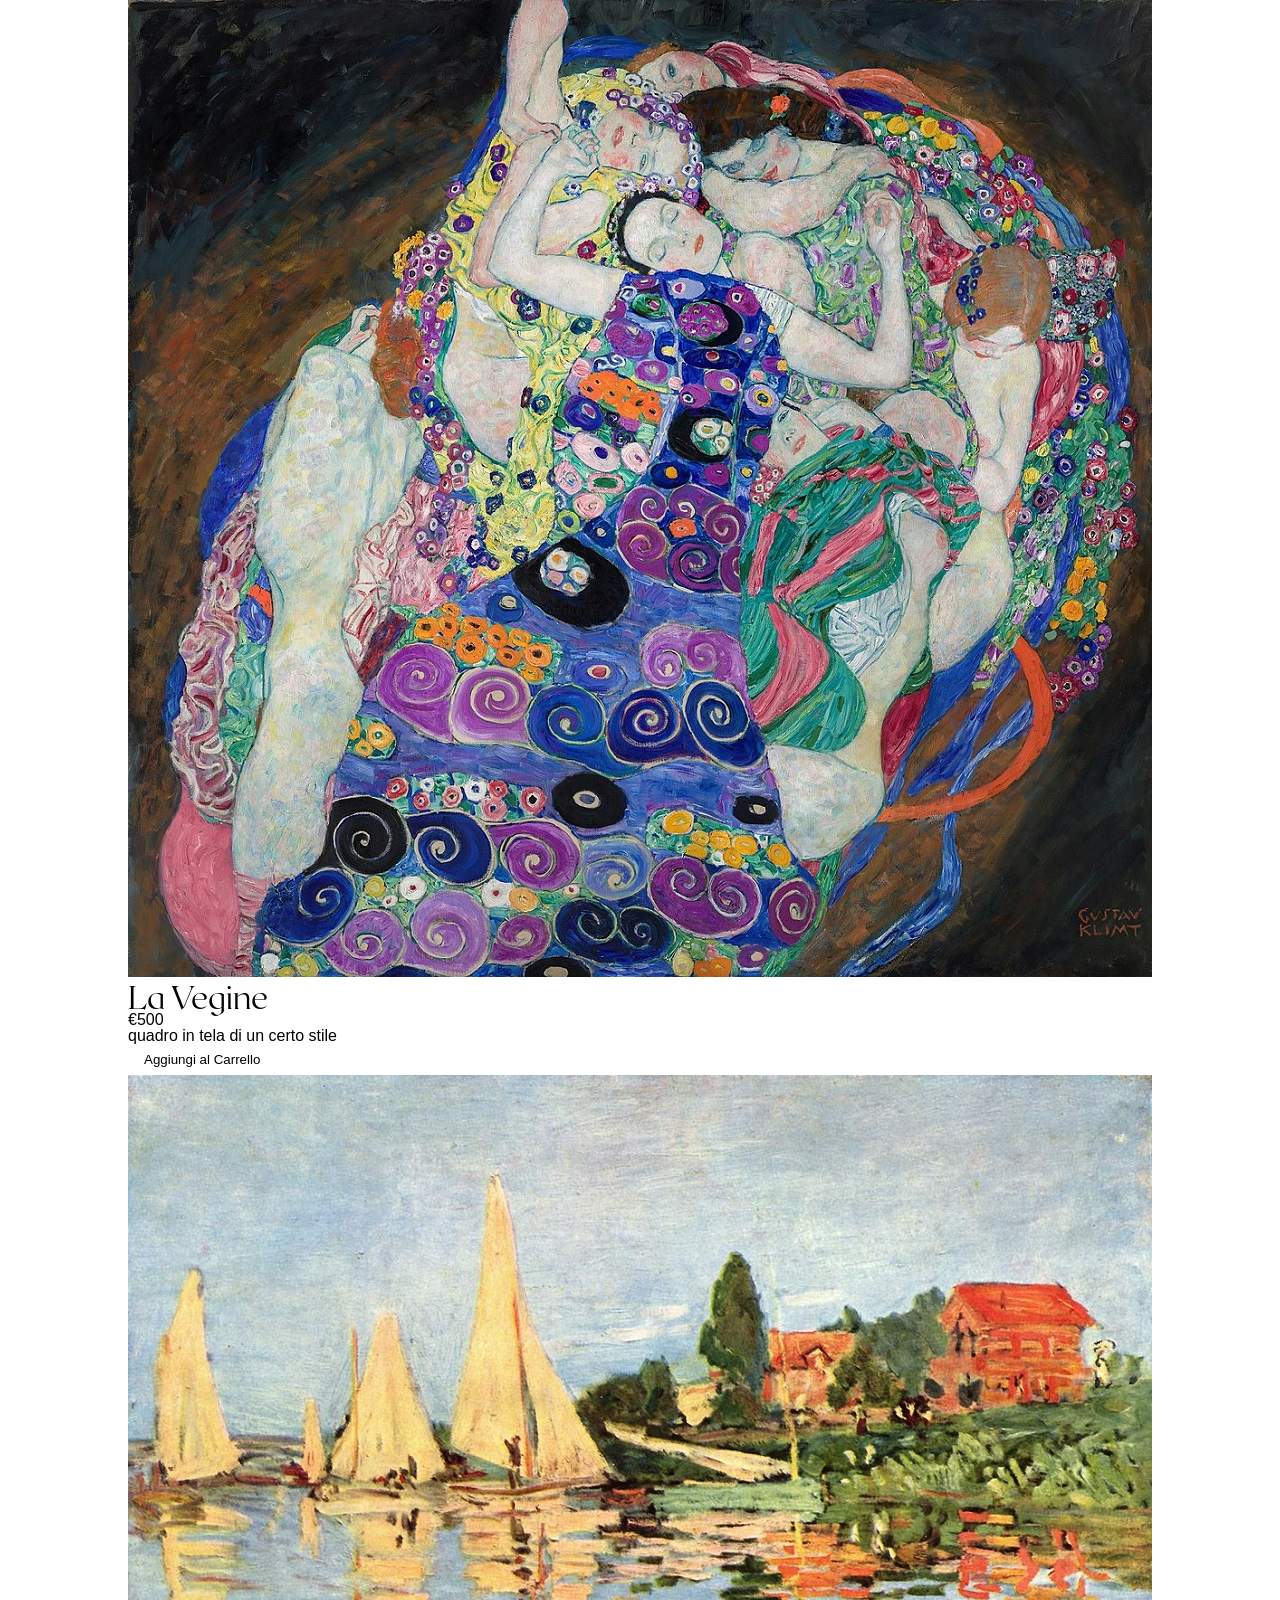
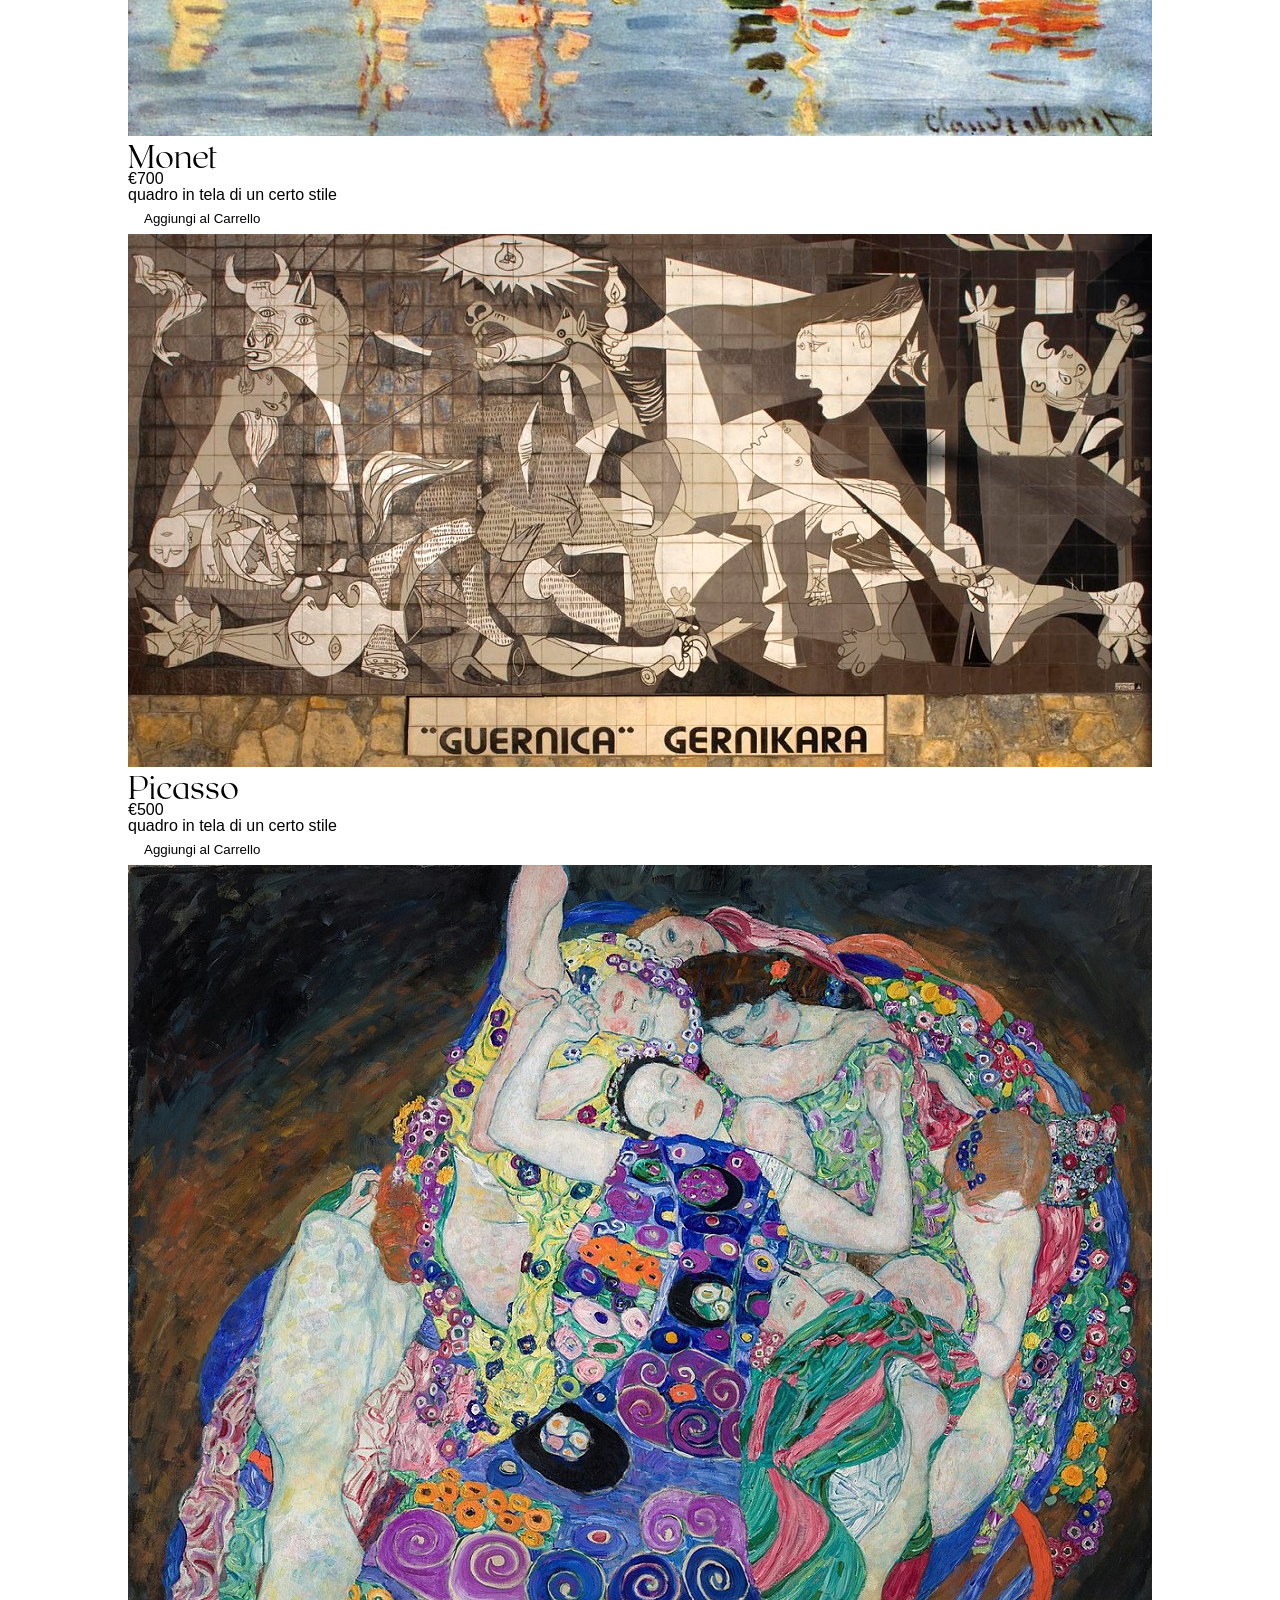
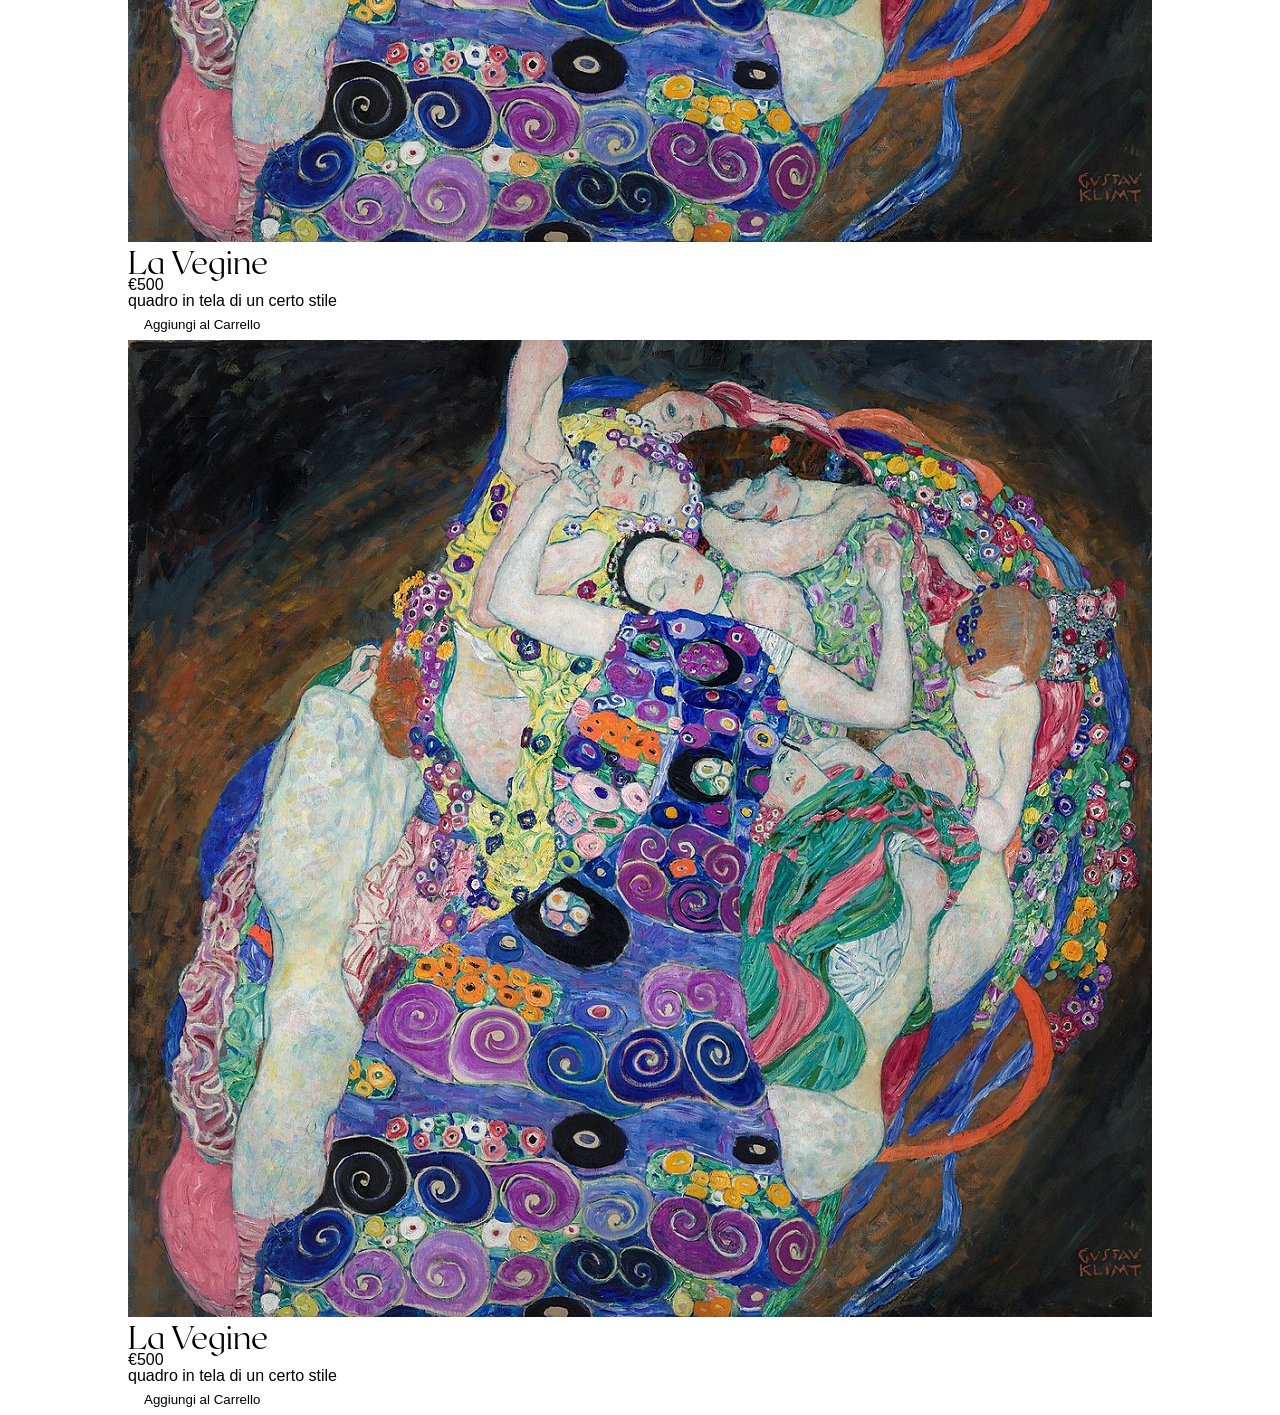
<file: pagina prodotti.html>
<!DOCTYPE html>
<html lang="ita">
<head>
    <meta charset="UTF-8">
    <meta name="viewport" content="width=device-width, initial-scale=1.0">
    <title>Document</title>
    <link rel="stylesheet" href="./css/style.css">
</head>
<body>
    <div class="card">
        <img src="./img/Gustav_Klimt_La_Vergine.jpg" alt="lA VERGINE" style="width:100%" class="la-vergine">
        <h1>La Vegine</h1>
        <p class="price">€500</p>
        <p>quadro in tela di un certo stile</p>
        <p><button>Aggiungi al Carrello</button></p>
    </div>
    <div class="card">
        <img src="./img/Claude_Monet_Regate_ad_Argenteuil.jpg" alt="monetE" style="width:100%" class="monet">
        <h1>Monet</h1>
        <p class="price">€700</p>
        <p>quadro in tela di un certo stile</p>
        <p><button>Aggiungi al Carrello</button></p>
    </div>
    <div class="card">
        <img src="./img/Pablo_Picasso_Guernica.jpg" alt="Picasso" style="width:100%" class="picasso">
        <h1>Picasso</h1>
        <p class="price">€500</p>
        <p>quadro in tela di un certo stile</p>
        <p><button>Aggiungi al Carrello</button></p>
    </div>
    <div class="card">
        <img src="./img/Gustav_Klimt_La_Vergine.jpg" alt="lA VERGINE" style="width:100%" class="la-vergine">
        <h1>La Vegine</h1>
        <p class="price">€500</p>
        <p>quadro in tela di un certo stile</p>
        <p><button>Aggiungi al Carrello</button></p>
    </div>
    <div class="card">
        <img src="./img/Gustav_Klimt_La_Vergine.jpg" alt="lA VERGINE" style="width:100%" class="la-vergine">
        <h1>La Vegine</h1>
        <p class="price">€500</p>
        <p>quadro in tela di un certo stile</p>
        <p><button>Aggiungi al Carrello</button></p>
    </div>
    </body>
</html>
</file>
<file: css/style.css>
/* ----- RESET CSS: serve per rimuovere gli sili di default che sono diversi
per ogni browser https://en.wikipedia.org/wiki/Reset_style_sheet ---------- */
html, body, div, span, applet, object, iframe, h1, h2, h3, h4, h5, h6, p,
blockquote, pre, a, abbr, acronym, address, big, cite, code, del, dfn,
em, font, img, ins, kbd, q, s, samp, small, strike, strong, sub, sup,
tt, var, dl, dt, dd, ol, ul, li, fieldset, form, label, legend, table,
caption, tbody, tfoot, thead,tr, th, td {
    margin: 0;
    padding: 0;
    border: 0;
    outline: 0;
    font-weight: inherit;
    font-style: inherit;
    font-size: 100%;
    font-family: inherit;
    vertical-align: baseline;
}
:focus {
    outline: 0;
}
body {
    line-height: 1;
    color: black;
    background: white;
}
ol,
ul {
    list-style: none;
}
table {
    border-collapse: separate;
    border-spacing: 0;
}
caption,
th,
td {
    text-align: left;
    font-weight: normal;
}
blockquote:before,
blockquote:after,
q:before,
q:after {
    content: "";
}
blockquote,
q {
    quotes: "" "";
}
/* ------- ACCESSIBILITA' ------- */
    :focus {
    /* offset-x | offset-y | blur-radius | spread-radius | color */
    box-shadow: 0 0 0 3px rgba(21, 156, 228, 0.4);
}
/* --------- FORMATTAZIONE TESTO --------- */
@font-face {
    font-family: "roxborough";
    src: url("fonts/roxborough.eot");
    src: url("fonts/roxborough.eot?#iefix") format("embedded-opentype"), url("fonts/roxborough.woff2") format("woff2"),
        url("fonts/roxborough.woff") format("woff"), url("fonts/roxborough.ttf") format("truetype"),
        url("fonts/roxborough.svg#") format("svg");
    font-weight: 100;
    font-style: normal;
}
body {
    font-family: "Montserrat", Arial, Helvetica, sans-serif;
}
h1, h2, h3, .domanda legend, blockquote {
    font-family: "roxborough", serif;
}
h1 span {
    display: block;
    font-family: "Montserrat", Arial, Helvetica, sans-serif;
    font-size: 1rem;
    padding-top: 0.5rem;
}
/* usiamo i rem invece che gli em in modo che le misure siano sempre relative al
font-size del body e non a quello dell'elemento genitore */
h1 {
    font-size: 2rem;
}
h2 {
    font-size: 1.5rem;
    margin-top: 2rem;
}
h3 {
    font-size: 1.3rem;
}
.text-right {
    text-align: right;
}
.text-center {
    text-align: center;
}
.text-bold {
    font-weight: bold;
}
blockquote {
    font-size: 2.3rem;
    width: 60%;
    margin: 3rem auto 0.5rem auto;
    padding: 2rem;
}
.autore-citazione {
    width: 60%;
    margin: 0.5rem auto;
    padding: 0 2rem;
}
/* ----------- COLORI ------------ */
.primary-color {
    color: #55536a;
}
.primary-background {
    background-color:#55536a;
}
.secondary-color-light {
    color: #cfece8;
}
.secondary-background-light {
    background-color: #cfece8;
}
.secondary-color-dark {
    color: #49b6a8;
}
.secondary-background-dark {
    background-color: #49b6a8;
}
.dark-color {
    color: #49495e;
}
.dark-background {
    background-color: #49495e;
}
.light-color {
    color:#f7f7f8;
}
.light-background {
    background-color:#f7f7f8;
}
/* ----------- LINKS ------------ */
a:link, a:visited {
    color: #55536a;
}
a:hover, a:active, a:focus {
    color: #49b6a8;
}
/* ------- FORMS ------------- */
form {
    padding: 2rem;
}
input[type="text"],
input[type="email"],
input[type="search"],
input[type="password"],
input[type="url"],
input[type="date"],
input[type="file"] {
    width: 100%;
    padding: 0.5rem;
    margin-top: 1rem;
    margin-bottom: 1rem;
    border: 1px solid #ccc;
    border-radius: 4px;
}
input[type="number"],
input[type="date"],
input[type="file"] {
    width: 50%;
}
textarea {
    width: 100%;
    padding: 0.5rem;
    margin-top: 1rem;
    margin-bottom: 1rem;
    border: 1px solid #ccc;
    border-radius: 4px;
}
select {
    padding: 0.5rem;
    border-radius: 10px;
    border: none;
}
.hint {
    margin-bottom: 1rem;
    margin-top: 1rem;
    font-style: italic;
}
.prefix {
    display: flex;
    align-items: center;
}
/* -------------- BOTTONI ------------ */
button {
    background-color: transparent;
    border: none;
    padding: 0.5rem 1rem;
    /* trasforma il cursore in manina */
    cursor: pointer;
    /* specifica che tutte le prprietà che cambiano stato devono avere una transizione */
    transition: all linear 0.3s;
}
/* ----------- BREADCRUMBS --------- */
.breadcrumbs {
    display: flex;
    padding: 1rem 0.5rem;
    align-items: center;
}
.breadcrumbs li a {
    padding: 0.2rem;
    display: block;
    text-decoration: none;
}
.breadcrumbs li a:after {
    content: " /";
}
/* ------------ VIDEO ---------------- */
video {
    display: block;
    width: 90%;
    margin: 2rem auto;
    padding: 2rem;
    background-color: #cfece8;
}
/* ---------------- LAYOUT ------------- */
body {
    max-width: 1024px;
    margin: auto;
}
hr {
    margin-top: 2rem;
    margin-bottom: 2rem;
    width: 70%;
}
.thank-you-message {
    width: 50%;
    height: 50vh;
    display: flex;
    justify-content: center;
    align-items: center;
    margin: auto;
}
/* ------ HEADER ------ */
#topbar {
    width: 100%;
    /* specifica che gli elementi all'interno si dovranno affiancare */
    display: flex;
    /* specifica che gli elementi all'interno dovranno distribuirsi per tutta la larghezza*/
    justify-content: space-between;
    padding-top: 1rem;
    padding-bottom: 1rem;
}
#topbar > * {
    /* specifica quanto dello spazio disponibile deve essere assegnato all'elemento*/
    flex-grow: 1;
    /* specifica quanto dello spazio in eccesso deve essere rimosso dall'elemento*/
    flex-shrink: 1;
    /* specifica la dimensine inizial degli elementi*/
    flex-basis: 33.33%;
}
#cerca input {
    /*  i 100px sono la larghezza del bottone + la label*/
    width: calc(100% - 100px);
}
#cerca button:hover {
    background-color: #cfece8;
    transition: all linear 0.3s;
}
#cerca button:hover span {
    color: #55536a;
    transition: all linear 0.3s;
}
#logo a {
    text-decoration: none;
}
#user-menu {
    display: flex;
    /* specifica che gli elementi all'interno devono distribuirsi alla fine */
    justify-content: flex-end;
    padding: 2rem;
}
#user-menu li a {
    text-decoration: none;
    padding: 1rem;
    transition: all linear 0.3s;
}
#user-menu li:hover a,
#user-menu li:hover span {
    background-color: #55536a;
    color: #cfece8;
    transition: all linear 0.3s;
}
nav ul {
    display: flex;
    /* specifica che gli elementi all'interno dovranno distribuirsi al centro */
    justify-content: center;
    align-items: center;
    flex-wrap: wrap;
    margin-top: 1rem;
}
nav ul li a {
    display: block;
    text-decoration: none;
    padding: 1rem 2rem;
    transition: all linear 0.3s;
}
nav ul li:hover a {
    background-color: #cfece8;
    color: #55536a;
    transition: all linear 0.3s;
}
nav ul li a.menu-active {
    background-color: #49b6a8;
    color: white;
}
nav ul li:last-child a {
    color: white;
    position: fixed;
    right: 0;
    top: 0;
    max-width: 100px;
    border-bottom-left-radius: 40px;
    padding: 0.5rem 0.5rem 0.5rem 2rem;
}
nav ul li:last-child a:hover {
    color: #55536a;
    transition: all linear 0.3s;
}
/* ------- FOOTER ---------- */
footer {
    display: flex;
    justify-content: space-between;
    padding: 2rem;
    border-top: 0.5px solid  #49495e;
}
footer .icons {
    display: flex;
}
footer .icons a {
    font-size: 1.7rem;
    padding: 0.5rem;
}
/* ---------- HOME ---------------- */
blockquote {
    border-left: 5px solid #49b6a8;
}
#categorie, #artisti {
    display: flex;
    justify-content: center;
    align-items: center;
    flex-wrap: wrap;
    margin-top: 1rem;
    margin-bottom: 2rem;
}
#categorie li,
#artisti li {
    width: 256px;
    height: 256px;
}
#categorie li {
    background-repeat: no-repeat;
    background-size: cover;
}
#artisti li {
    border-radius: 50%;
    margin-right: 1rem;
    margin-left: 1rem;
}
#categorie a,
#artisti a {
    text-decoration: none;
    display: flex;
    justify-content: center;
    align-items: center;
    width: 100%;
    height: 100%;
    color: white;
    background-color: rgba(85,83,106,0.85);
    transition: all linear 0.3s;
}
#artisti a {
    border-radius: 50%;
    text-transform: uppercase;
}
#categorie a:hover,
#artisti a:hover {
    background-color: #55536a;
    transition: all linear 0.3s;
}
#categorie .impressionismo {
    background-image: url("../img/medie/Claude_Monet_Regate_ad_Argenteuil-media.jpg");
}
#categorie .cubismo {
    background-image: url("../img/medie/Pablo_Picasso_Guernica-media.jpg");
}
#categorie .puntinismo {
    background-image: url("../img/medie/Georges_Seurat_I_bagnanti_ad_Asnieres-media.jpg");
}
#categorie .futurismo {
    background-image: url("../img/medie/Joseph_Stella_Battle_of_Lights-media.jpg");
}
#categorie .iperrealismo {
    background-image: url("../img/medie/Mauro_David_Fruttiera_di_cristallo_con_meloni.jpg");
}
#categorie .pop-art {
    background-image: url("../img/medie/Andy_Warhol_Marilyn.jpg");
}
#categorie .surrealismo {
    background-image: url("../img/medie/Max_Ernst_Il_bacio.jpg");
}
#categorie .naif {
    background-image: url("../img/medie/Louis_Vivin_Jungle.jpg");
}
#artisti .monetti {
    background-image: linear-gradient(to right, #5d26c1, #a17fe0, #59c173);
}
#artisti .goghi {
    background-image: linear-gradient(to right, #f11712, #0099f7)
}
#artisti .picassi {
    background-image: linear-gradient( to right,  #be0bd7, #f6ea0b);
}
/* ------- PAGINA CARRELLO --------- */
/* https://www.w3.org/Style/Examples/007/color-bullets.en.html */
#checkout-progress {
    display: flex;
    justify-content: space-between;
    margin: 2rem 2rem 0 2rem;
    counter-reset: li
}
#checkout-progress li {
    counter-increment: li;
    display: flex;
    align-items: center;
}
#checkout-progress li:before {
    content: counter(li); 
    color: #cfece8;
    background-color: #55536a;
    border-radius: 50%;
    width: 35px;
    height: 35px;
    display: flex;
    justify-content: center;
    align-items: center;
    margin-right: 0.5rem;
}
#checkout-progress li a,
#checkout-navigation li a {
    text-decoration: none;
}
#checkout-progress li.current:before {
    color: white;
    background-color: #49b6a8;
    font-weight: bold;
}
#carrello,
#ordini {
    margin: 2rem auto;
}
#carrello thead,
#ordini thead {
    background-color: #cfece8;
}
#carrello th,
#ordini th {
    vertical-align: middle;
    padding: 0.5rem 1rem;
}
/* specifica i figli pari (even) e quelli dispari (odd) */
#carrello tbody tr:nth-child(even),
#carrello tfoot tr:nth-child(even),
#ordini tbody tr:nth-child(even) {
    background-color: white;
}
#carrello td,
#ordini td {
    padding-top: 0.5rem;
    padding-bottom: 0.5rem;
    /* stabilisce l'allineamento verticale per gli elementi inline e le celle delle tabelle*/
    vertical-align: middle;
}
#carrello td a,
#ordini td a {
    text-decoration: none;
    font-weight: bold;
}
#carrello td h3,
#ordini td h3 {
    margin-bottom: 0.5rem;
}
#carrello .thumb img {
    width: 100px;
}
#carrello .prices .scontato span:nth-child(1),
#pagina-prodotto .prices .scontato span:nth-child(1) {
    text-decoration: line-through;
}
#carrello .prices .scontato .sconto,
#pagina-prodotto .prices .scontato .sconto {
    vertical-align: super;
    font-style: italic;
}
#carrello input[type="number"] {
    margin-right: 1rem;
}
#carrello tfoot td:last-child {
    padding: 0.5rem;
}
#checkout-navigation {
    display: flex;
    justify-content: space-between;
    margin: 2rem;
}
/* -------- PAGINA ACCOUNT ----------- */
#pagina-account {
    display: flex;
    /* specifica che gli elementi all'interno dovranno distribuirsi in modo da avere uguale spazio ai lati*/
    justify-content: space-around;
    width: 100%;
    /* specifica che glie elementi all'interno possono andare a capo */
    flex-wrap: wrap;
}
#pagina-account section {
    padding: 1rem;
    margin: 1rem;
    flex-grow: 1;
    flex-shrink: 1;
    /* calc esegue l'operazione, necessario perchè la width degli elementi + il padding + il margin fanno più del 100%  */
    flex-basis: calc(50% - 4rem);
}
#info .form-buttons {
    display: flex;
    justify-content: space-between;
}
#indirizzi {
    margin: 2rem;
}
#indirizzi li {
    padding-bottom: 1rem;
}
#indirizzi .tipo {
    font-style: italic;
    margin-bottom: 0.5rem;
}
#indirizzi li p:last-child {
    margin-top: 0.5rem;
}
details {
    margin: 2rem;
}
details .wishlist a {
    display: block;
    padding-top: 0.5rem;
    text-decoration: none;
}
/* ------------ PAGINA IMPRESSIONISMO -------- */
#impressionismo {
    margin-top: 2rem;
    margin-bottom: 2rem;
}
#impressionismo li {
    display: flex;
    justify-content: space-between;
    align-items: center;
    margin-top: 4rem;
    padding: 1rem;
    width: 100%;
}
#impressionismo li:nth-child(even) {
    background-color: white;
}
#impressionismo li:nth-child(odd) {
    background-color: #e8e8ed;
}
#impressionismo .descrizione {
    width: 100%;
    height: 300px;
}
#impressionismo .descrizione a {
    display: flex;
    flex-direction: column;
    justify-content: space-around;
    height: 100%;
    text-decoration: none;
}
#impressionismo .mappa-sx .descrizione a{
    align-items: flex-end;
}
#impressionismo .mappa-dx .descrizione a{
    align-items: flex-start;
}
#impressionismo .fa-long-arrow-alt-right,
#impressionismo .fa-long-arrow-alt-left {
    margin-right: 1rem;
    margin-left: 1rem;
}
/* ------------ PAGINA PRODOTTO ---------- */
#pagina-prodotto {
    display: flex;
    flex-wrap: wrap;
}
#pagina-prodotto .half {
    width: 50%;
    flex-grow: 1;
    flex-shrink: 1;
    flex-basis: 50%;
    /* vh significa viewport height, 1vh è 1/100 dell'altezza della finestra */
    height: 100vh;
}
#pagina-prodotto .left {
    position: relative;
    overflow: hidden;
}
#pagina-prodotto .left img {
    height: 100%;
}
#pagina-prodotto .left .img-big {
    position: absolute;
    left: 0%;
    top: 00%;
    background-color: rgba(0, 0, 0, 0.5);
    width: 100%;
    height: 100%;
    display: flex;
    justify-content: center;
    /* specifica che gli elementi devono allinearsi al centro verticalmente */
    align-items: center;
    color: white;
    opacity: 0;
    transition: opacity linear 0.5s;
}
#pagina-prodotto .left .img-big button {
    font-size: 2rem;
    color: white;
}
#pagina-prodotto .left:hover .img-big {
    opacity: 1;
    /* proprietà da animare, velocità dell'animazione e durata */
    transition: opacity linear 0.5s;
}
#pagina-prodotto .dettagli {
    display: flex;
    /* specifica che gli elementi si devono disporre sull'asse verticale*/
    flex-direction: column;
    height: 100%;
    justify-content: space-between;
}
/*  con il selettore > si selezionano solo gli elementi direttamente discendenti */
#pagina-prodotto .dettagli > * {
    padding: 2rem;
}
/* -------- HO DOVUTO FARE QUESTO PERCHE' IL VALIDATORE DELL'ACCESSIBILITA' NON MI FACEVA METTERE L'H3 PRIMA DELL'H2 ------- */
#pagina-prodotto .dettagli .autore-titolo {
    display: flex;
    flex-direction: column-reverse;
}
#pagina-prodotto .dettagli .autore-titolo a {
    text-decoration: none;
}
#pagina-prodotto .dettagli .rating .fas.fa-star {
    color: gold;
    text-shadow: 1px 1px 3px rgba(0,0,0,0.5);
}
#pagina-prodotto .dettagli .prices {
    display: flex;
    align-items: center;
}
#pagina-prodotto .dettagli .prices > p {
    margin-right: 1rem;
}
#pagina-prodotto .dettagli #cta a,
#pagina-prodotto .dettagli #wishlist a {
    display: block;
    padding: 0.7rem 1.2rem;
    margin-bottom: 1rem;
    border-radius: 20px;
    text-decoration: none;
}
#pagina-prodotto .dettagli #cta a {
    color: white;
}
#pagina-prodotto .dettagli #wishlist a {
    border: 1px solid #55536a;
}
#pagina-prodotto .dettagli .icons {
    display: flex;
}
#pagina-prodotto .dettagli .icons li {
    margin-right: 1rem;
}
/* --------------- PAGINA RICERCA -------------------- */
.info-ricerca {
    margin-top: 1rem;
    line-height: 1.5rem;
}
.domanda {
    padding-top: 1rem;
    padding-bottom: 1rem;
    border-top: dotted 0.5px  rgba(73,73,94,0.5);
}
.domanda legend {
    font-size: 1.2rem;
    padding-top: 1.5rem;
}
.domanda label {
    margin-right: 2.3rem;
    line-height: 2.3rem;
}
.domanda label:hover {
    color: #49b6a8;
    cursor: pointer;
}
.nr-domanda {
    padding: 0 0.5rem;
    font-size: 1.5rem;
    font-style: italic;
}
.video-container,
.form-container {
    margin-top: 2rem;
}
/* ------------- PAGINA CONTATTI --------------------- */
#contatti button:hover,
#info button:hover,
#ricerca button:hover {
    color:#55536a;
    background-color: #cfece8;
    transition: opacity linear 0.5s;
}

/* ---------- RESPONSIVE ------------- */
@media only screen and (max-width: 600px) {
    #impressionismo .mappa,
    #impressionismo .descrizione > p {
      display: none;
    }
    #impressionismo .mappa-sx .descrizione a,
    #impressionismo .mappa-dx .descrizione a {
        align-items: flex-start;
    }
  }
</file>
